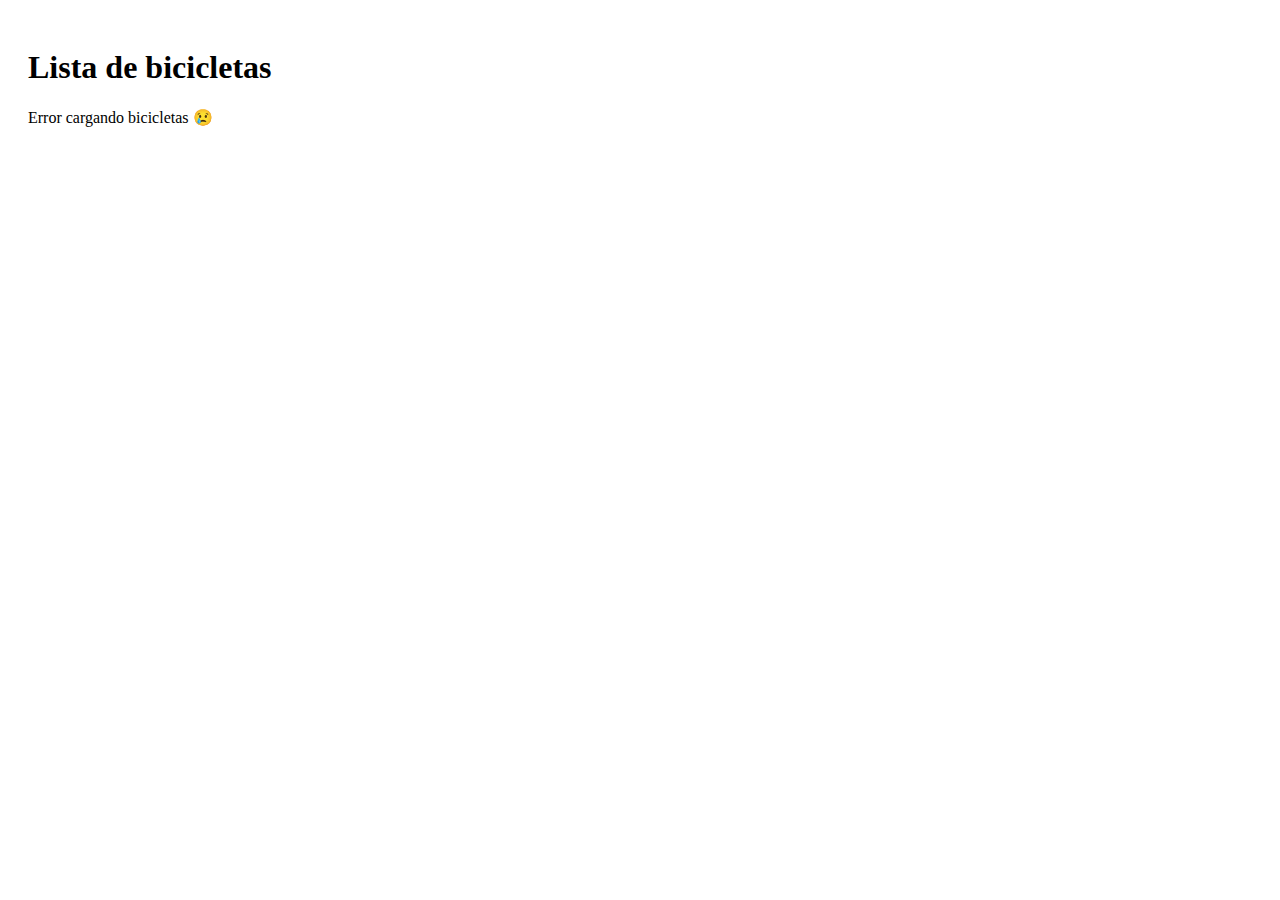
<file: bicicletas sena/cargar.html>
<!DOCTYPE html>
<html lang="es">
<head>
  <meta charset="UTF-8">
  <meta name="viewport" content="width=device-width, initial-scale=1.0">
  <title>Bicicletas</title>
  <style>
    /* Pantalla de carga */
    #loading-screen {
      position: fixed;
      top: 0;
      left: 0;
      width: 100%;
      height: 100%;
      background: rgba(0, 0, 0, 0.85);
      display: flex;
      justify-content: center;
      align-items: center;
      z-index: 9999;
    }

    /* Spinner */
    .spinner {
      width: 60px;
      height: 60px;
      border: 6px solid #ccc;
      border-top: 6px solid red;
      border-radius: 50%;
      animation: spin 1s linear infinite;
    }

    @keyframes spin {
      0% { transform: rotate(0deg); }
      100% { transform: rotate(360deg); }
    }

    /* Contenedor de las bicicletas */
    #contenido {
      display: none;
      padding: 20px;
    }

    .bicicleta {
      background: #f1f1f1;
      margin: 10px;
      padding: 10px;
      border-radius: 10px;
      box-shadow: 0px 0px 10px rgba(0,0,0,0.1);
    }
  </style>
</head>
<body>

  <!-- Pantalla de carga -->
  <div id="loading-screen">
    <div class="spinner"></div>
  </div>

  <!-- Contenido principal -->
  <div id="contenido">
    <h1>Lista de bicicletas</h1>
    <div id="lista-bicicletas"></div>
  </div>

  <script>
    async function cargarBicicletas() {
      const loader = document.getElementById("loading-screen");
      const contenido = document.getElementById("contenido");
      const lista = document.getElementById("lista-bicicletas");

      try {
        // Mostrar pantalla de carga
        loader.style.display = "flex";

        // Llamar a la API de Flask
        const res = await fetch("http://127.0.0.1:5000/bicicleta");
        const data = await res.json();

        // Llenar el contenido
        lista.innerHTML = "";
        data.forEach(bici => {
          const div = document.createElement("div");
          div.classList.add("bicicleta");
          div.innerHTML = `<strong>${bici.marca}</strong> - ${bici.color} - $${bici.precio_alquiler}`;
          lista.appendChild(div);
        });

      } catch (error) {
        lista.innerHTML = "<p>Error cargando bicicletas 😢</p>";
        console.error(error);
      } finally {
        // Ocultar loading y mostrar contenido real
        loader.style.display = "none";
        contenido.style.display = "block";
      }
    }

    // Cargar bicicletas al entrar en la página
    window.onload = cargarBicicletas;
  </script>

</body>
</html>
</file>
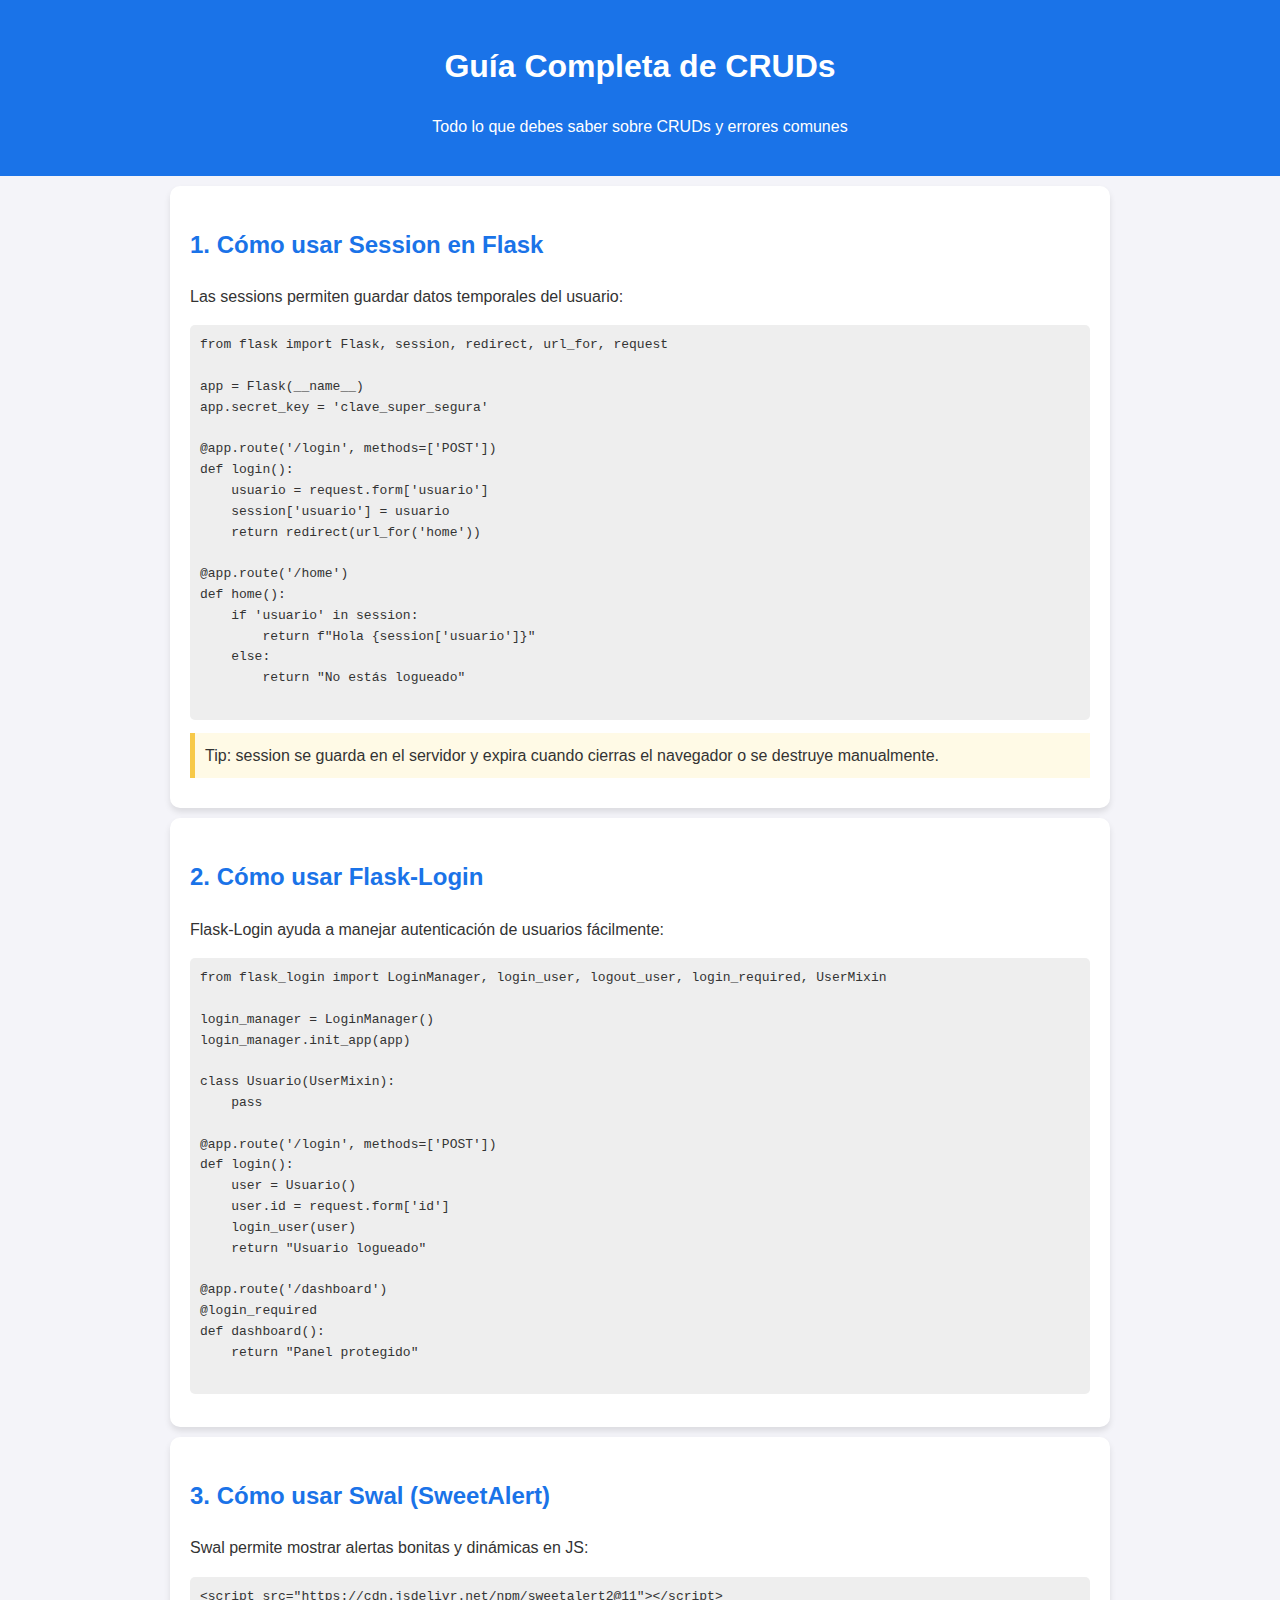
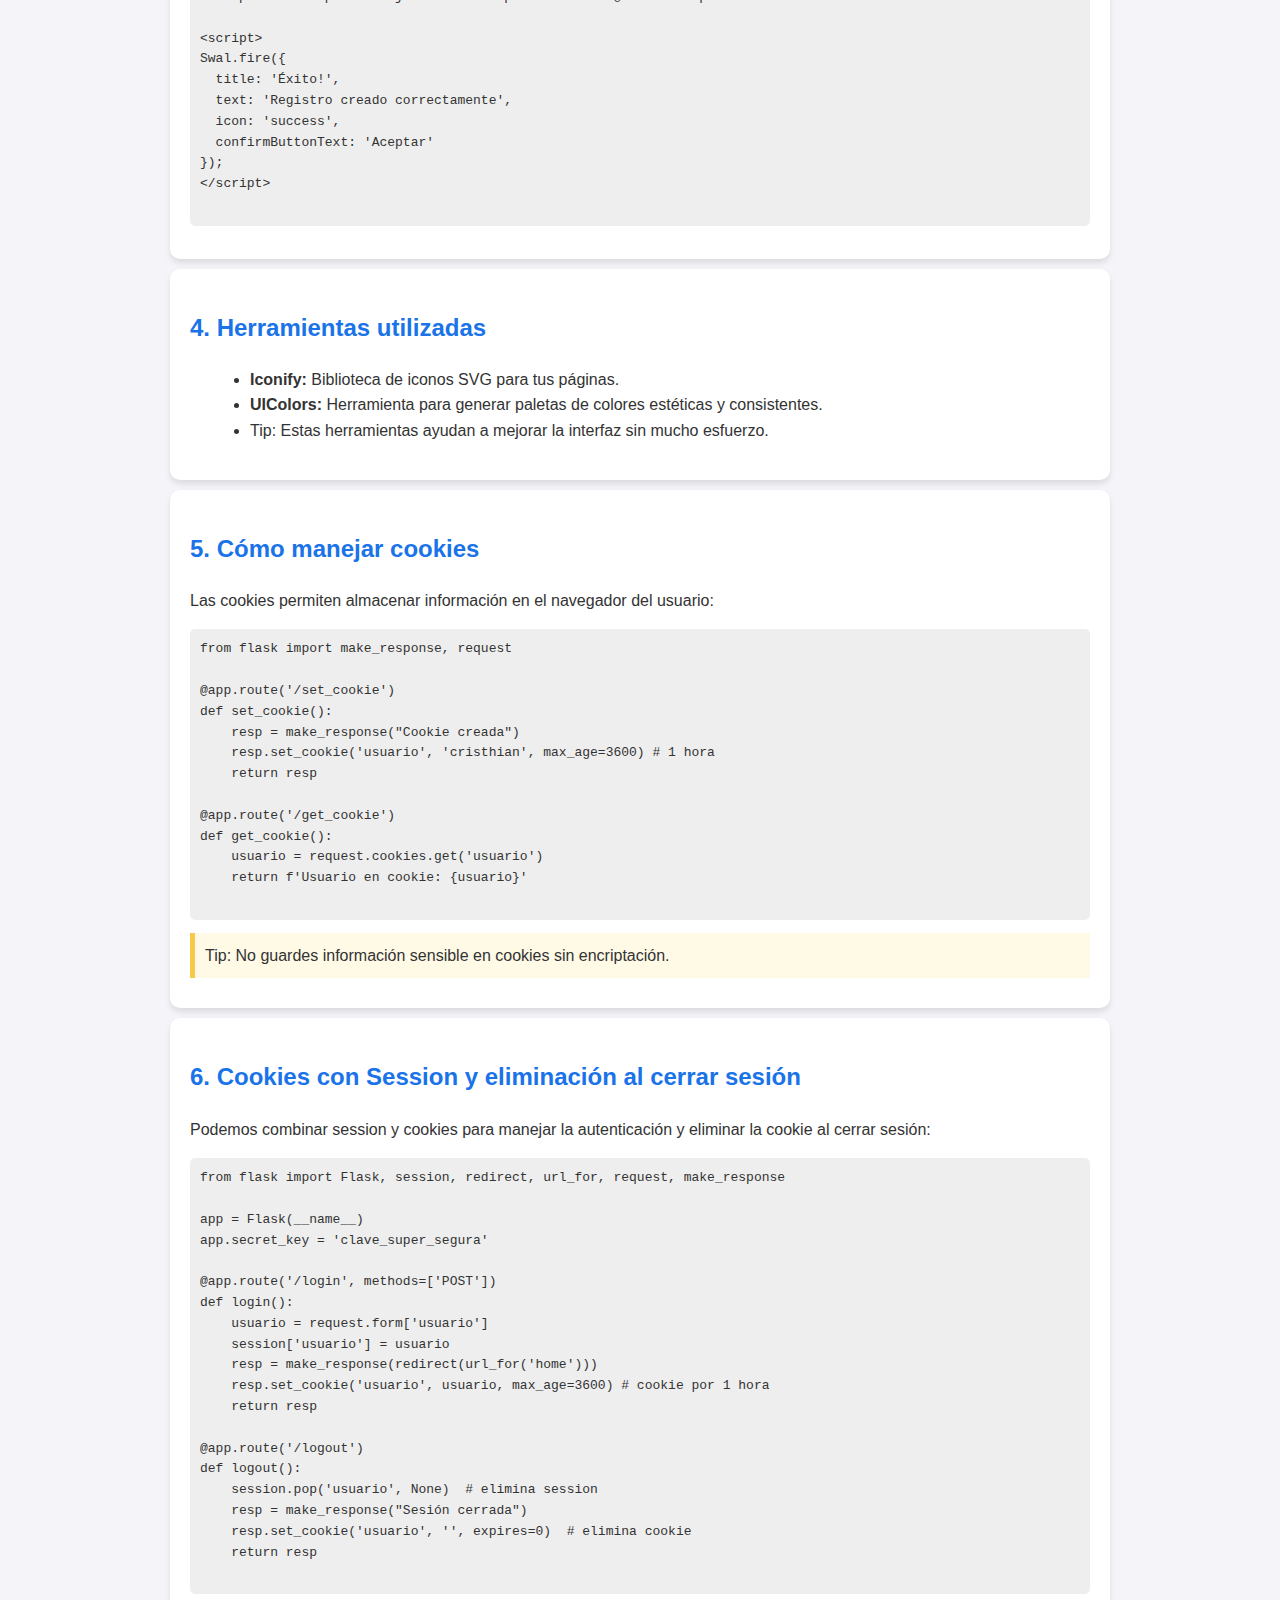
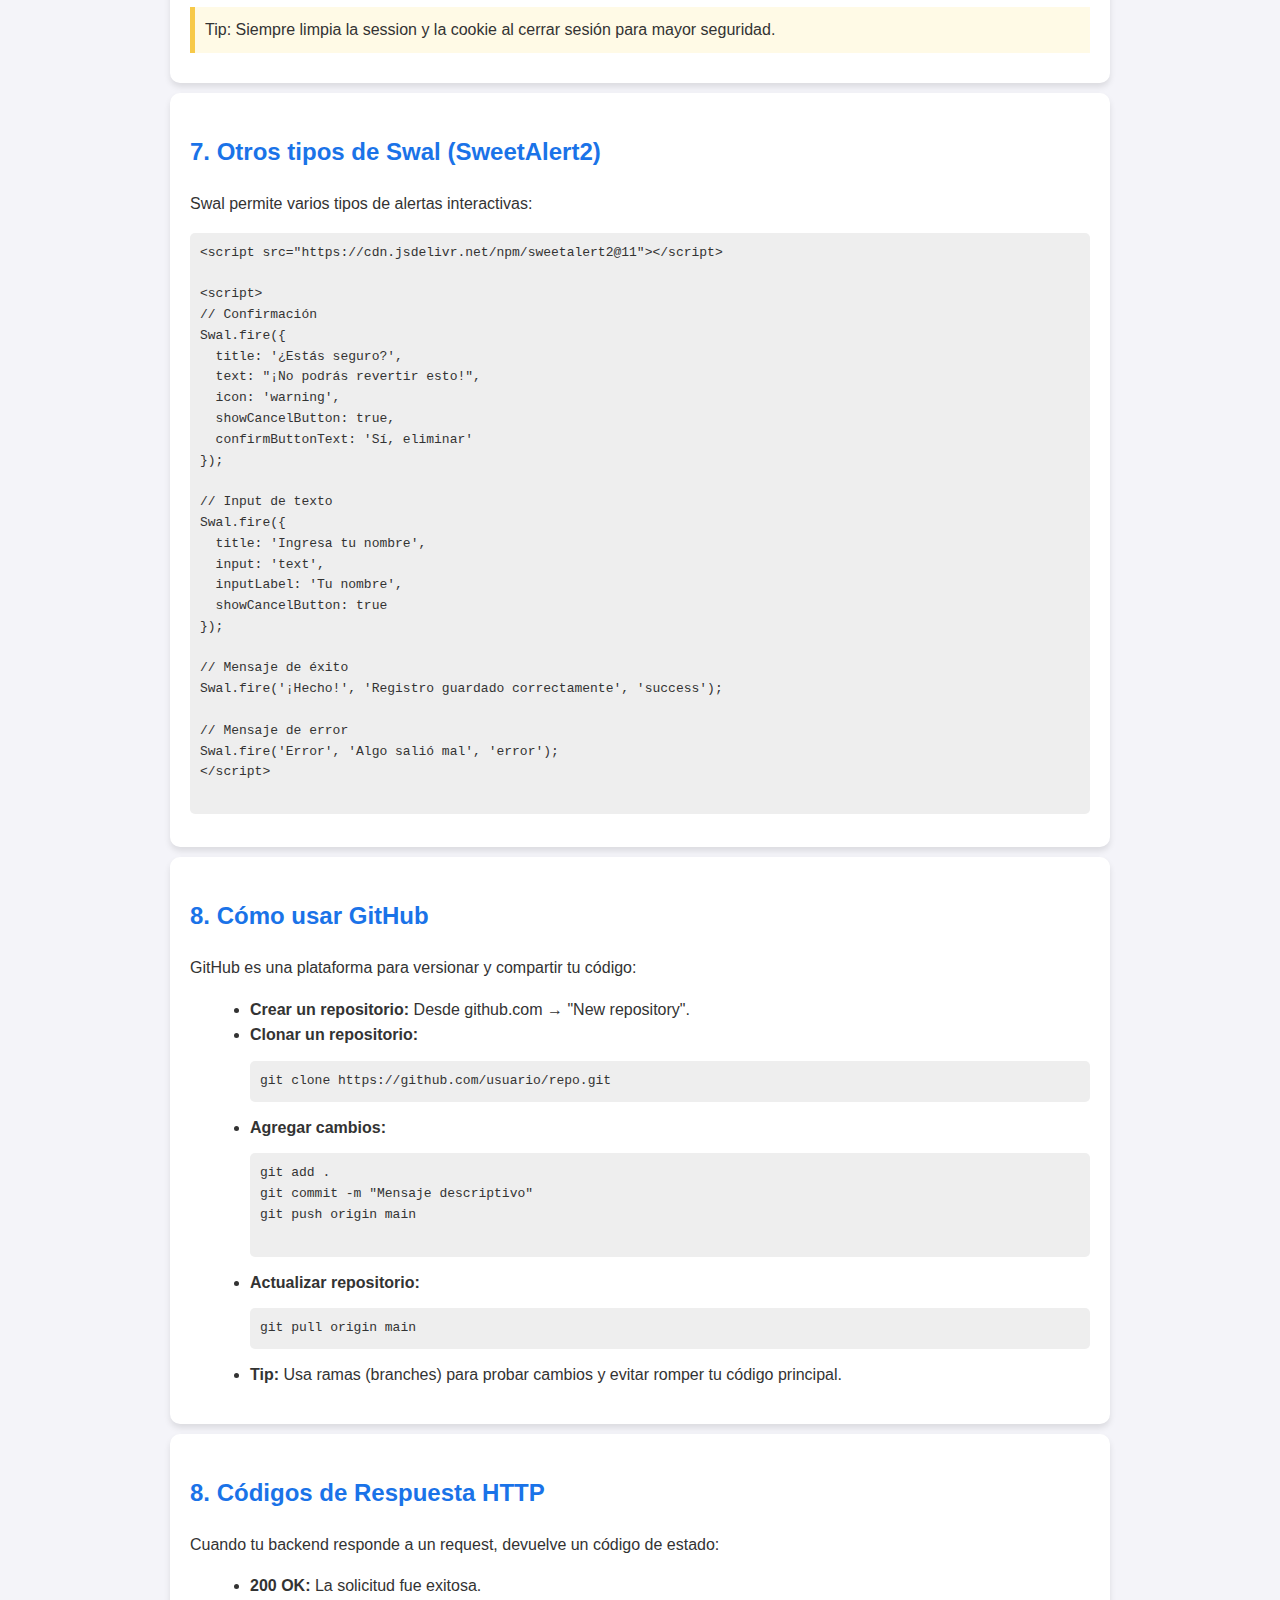
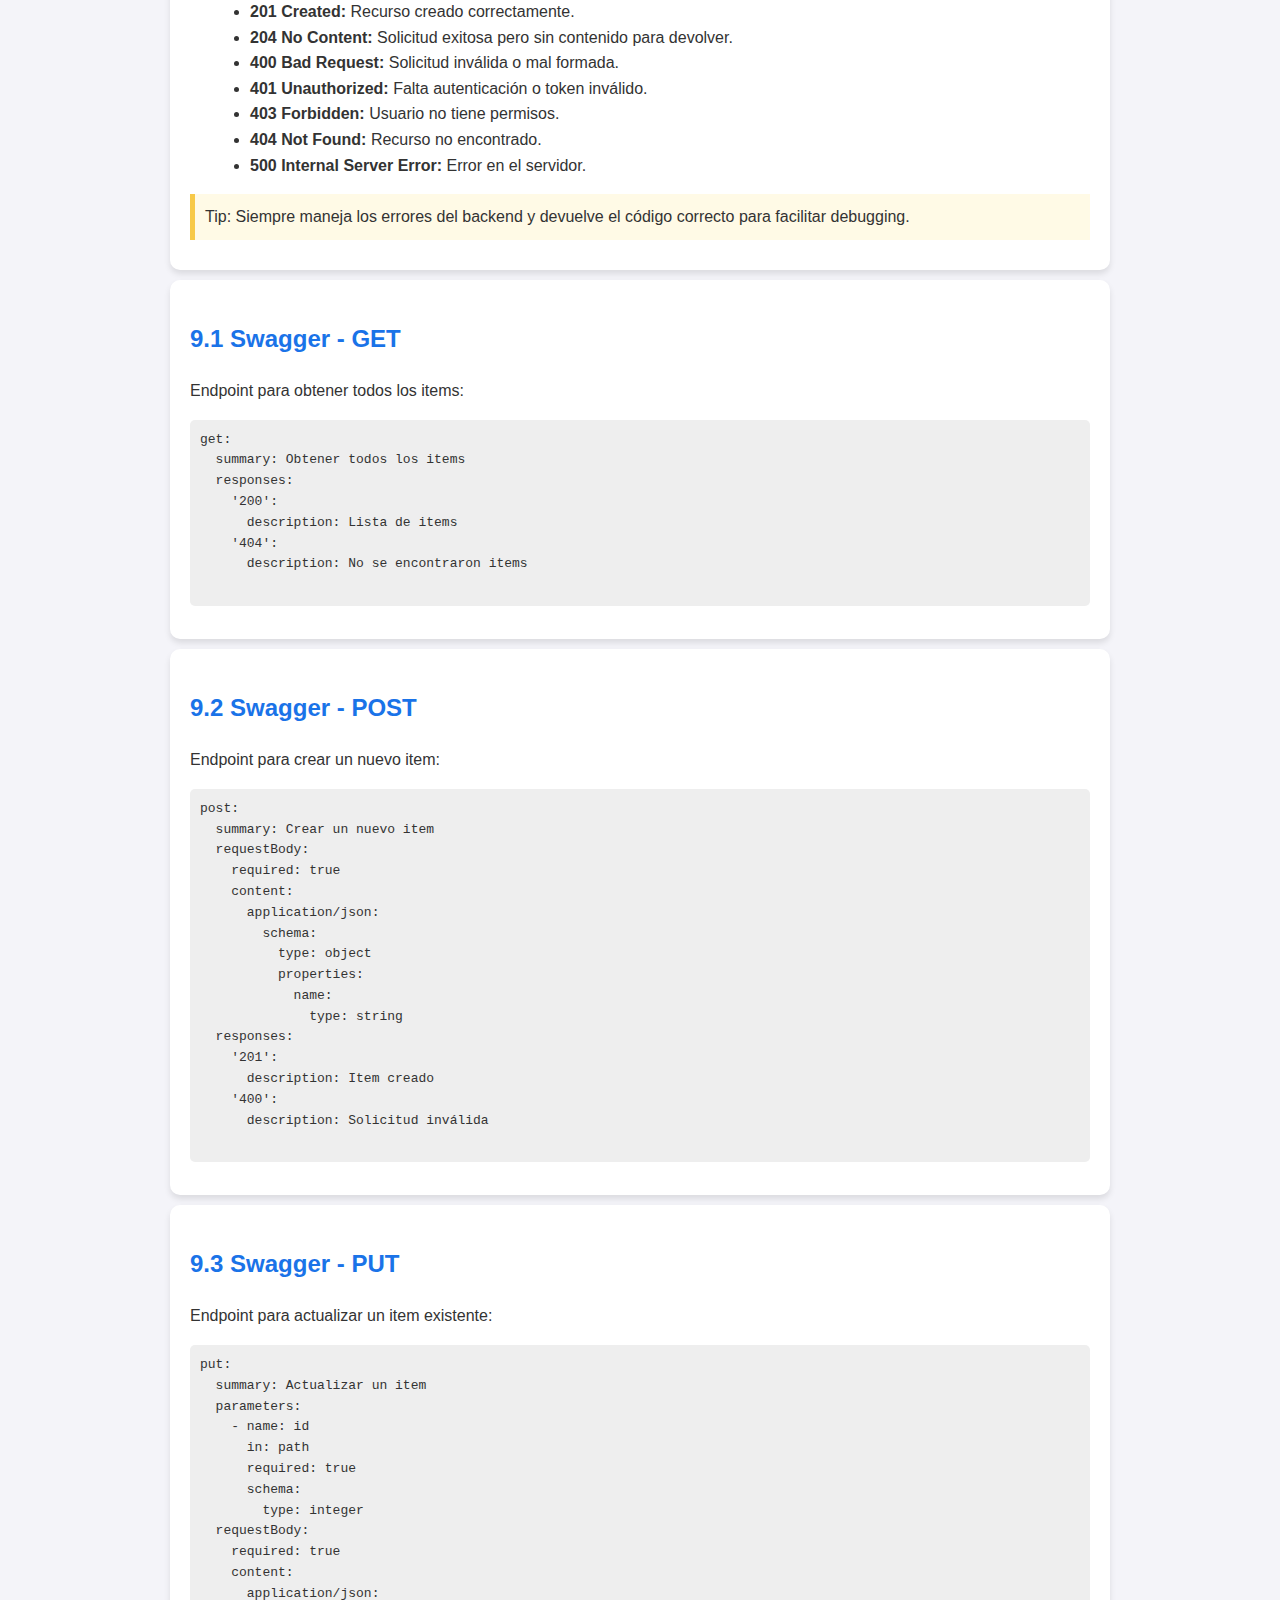
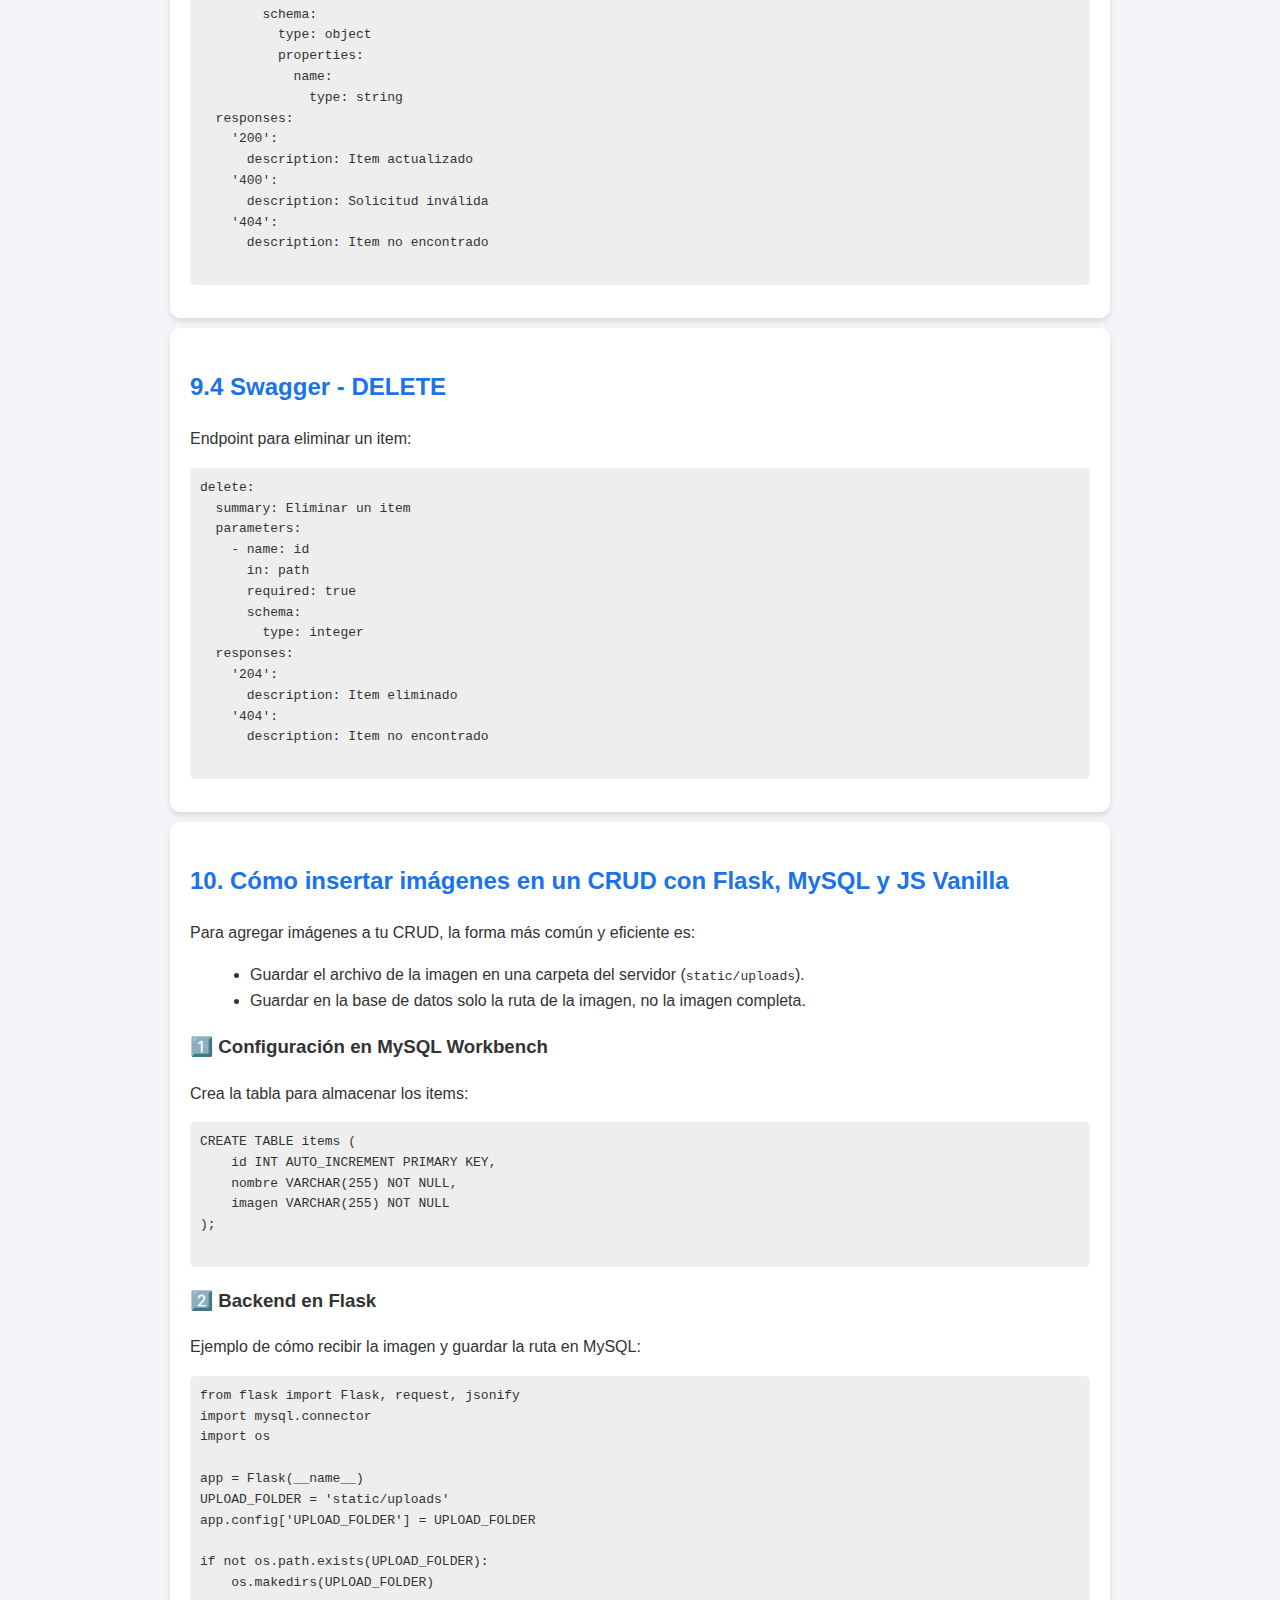
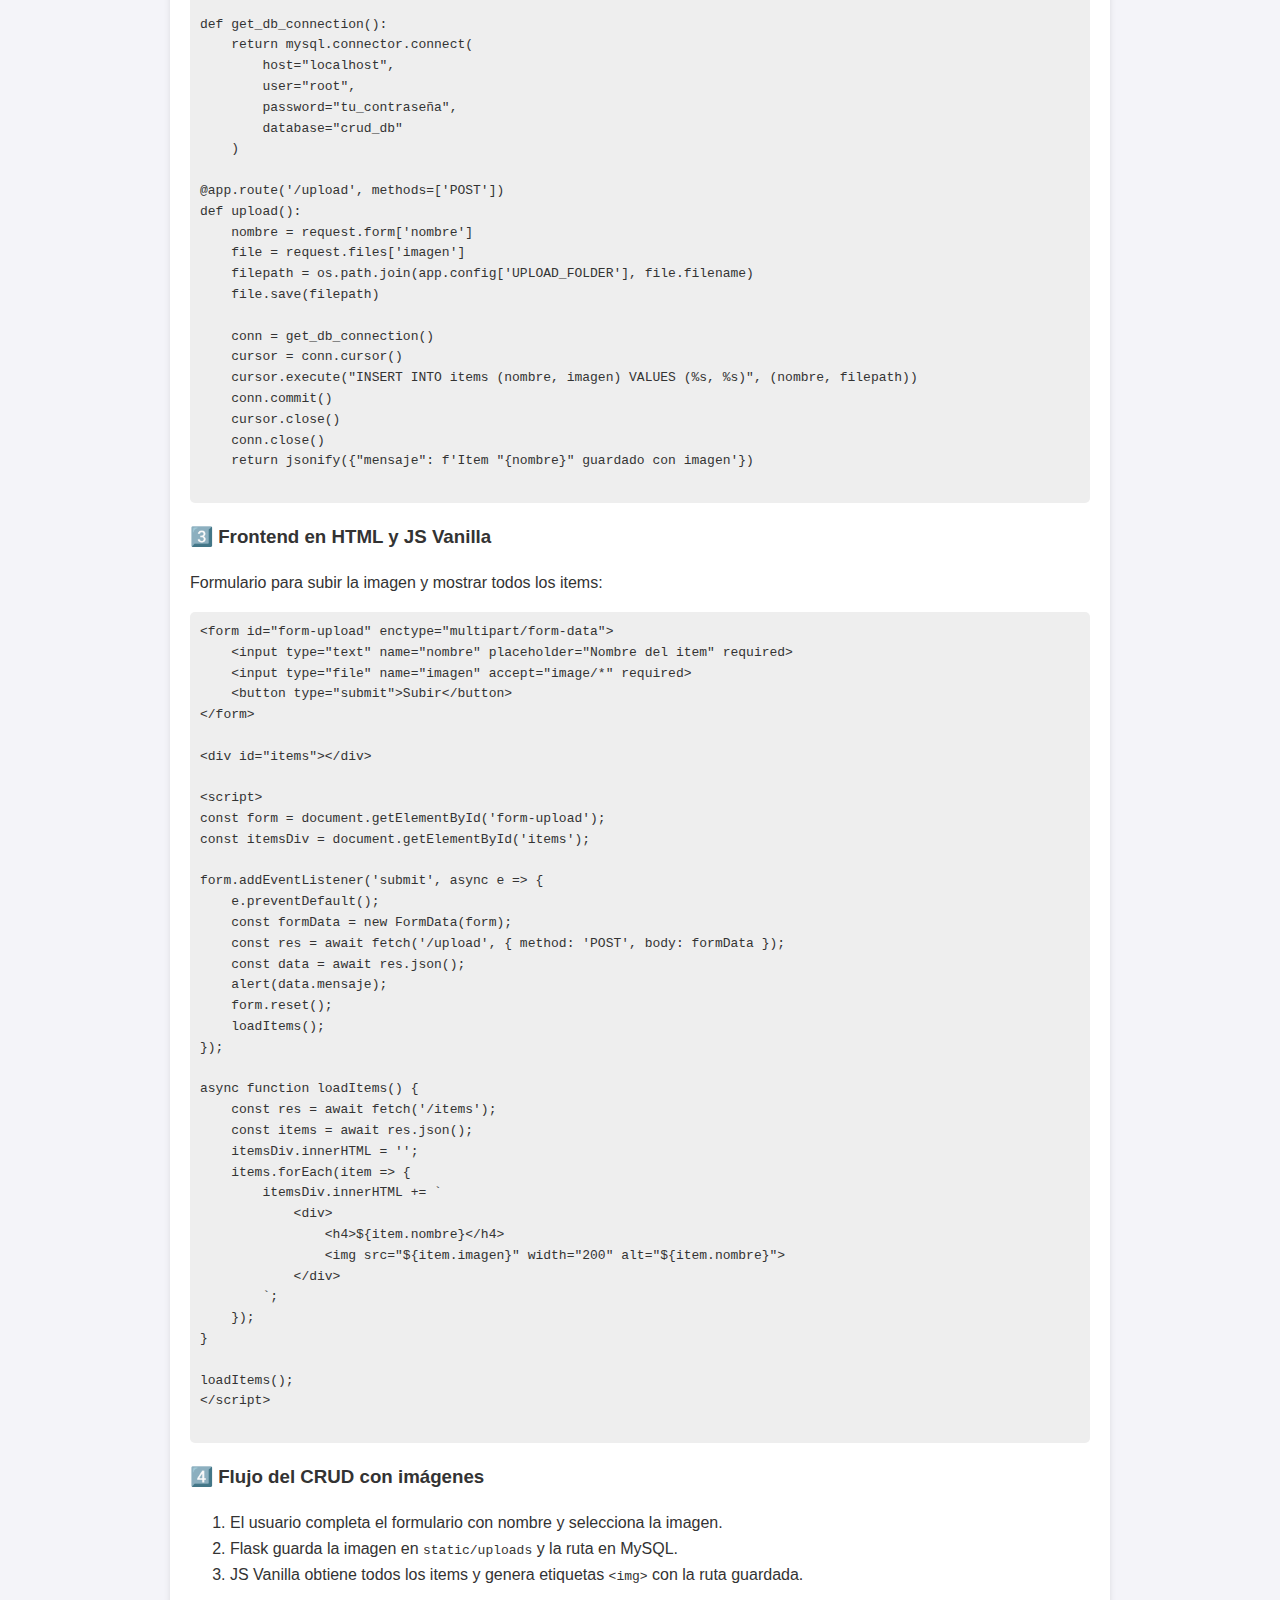
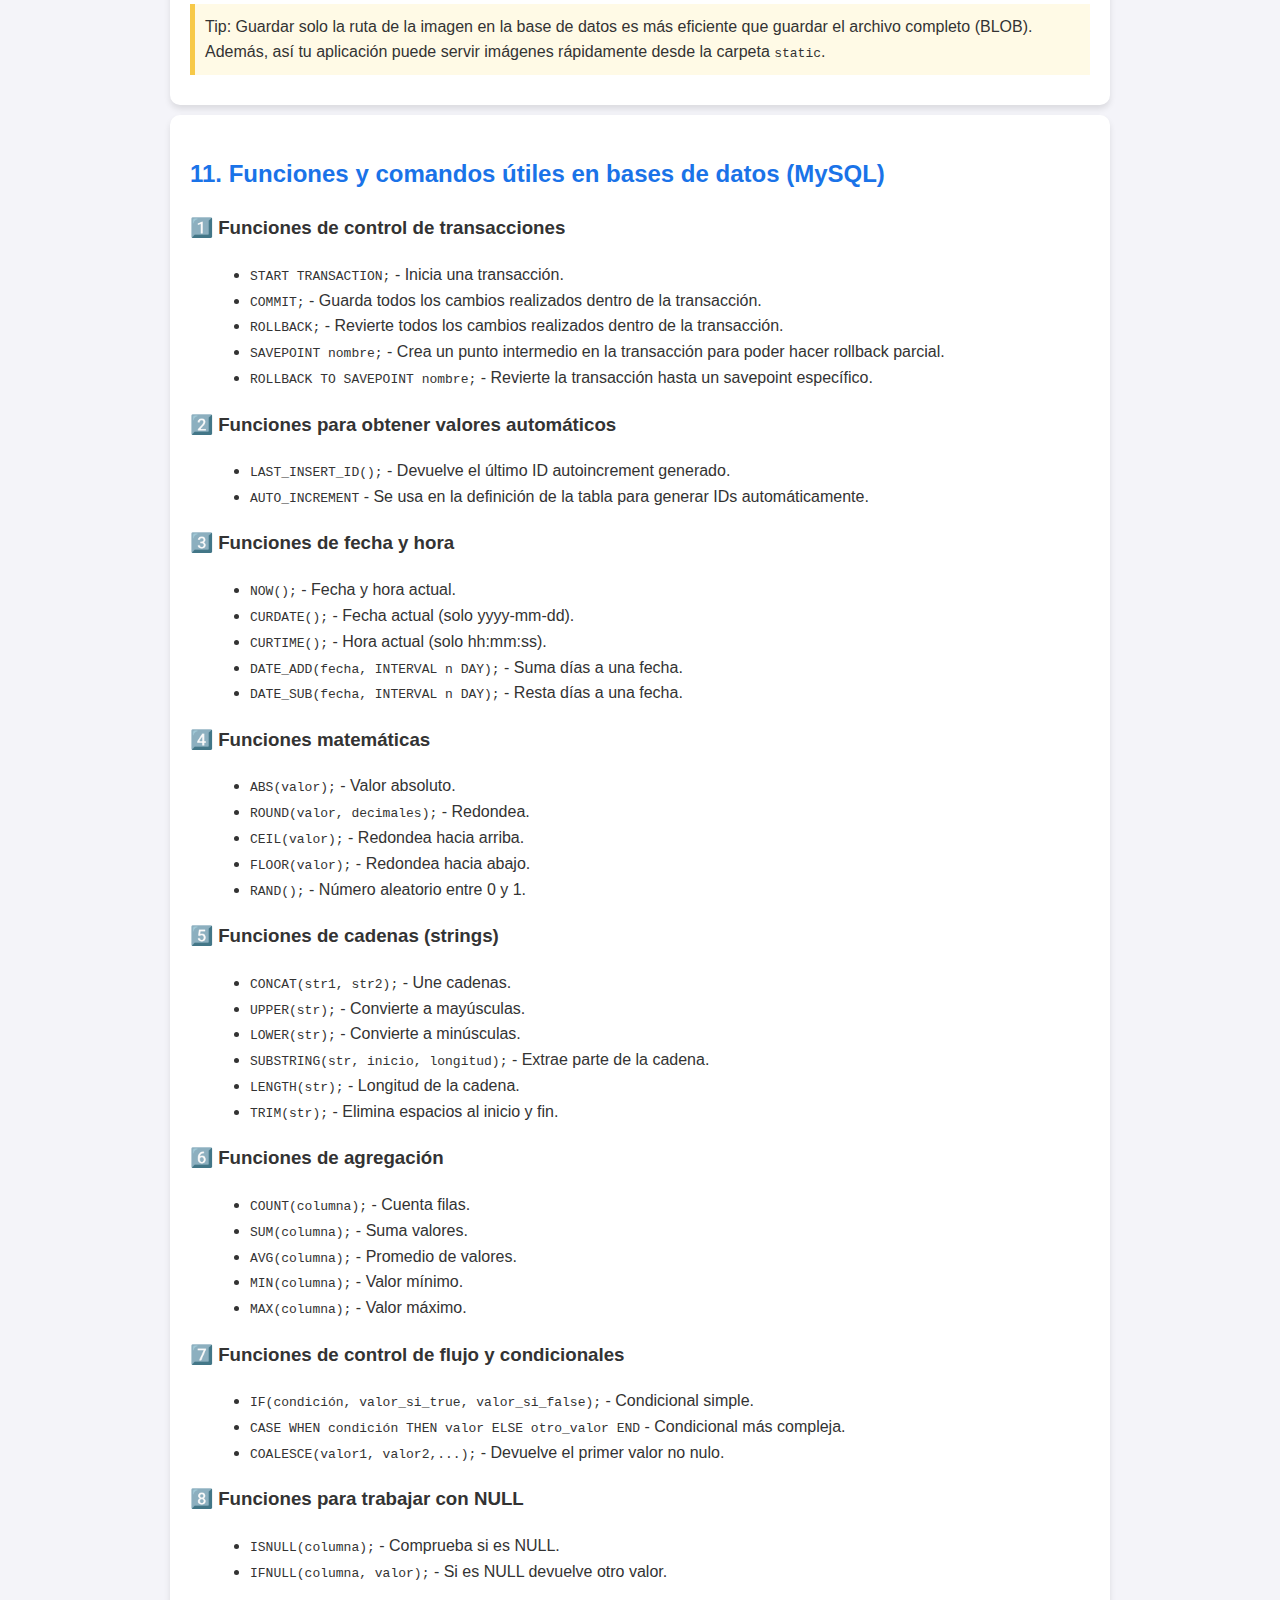
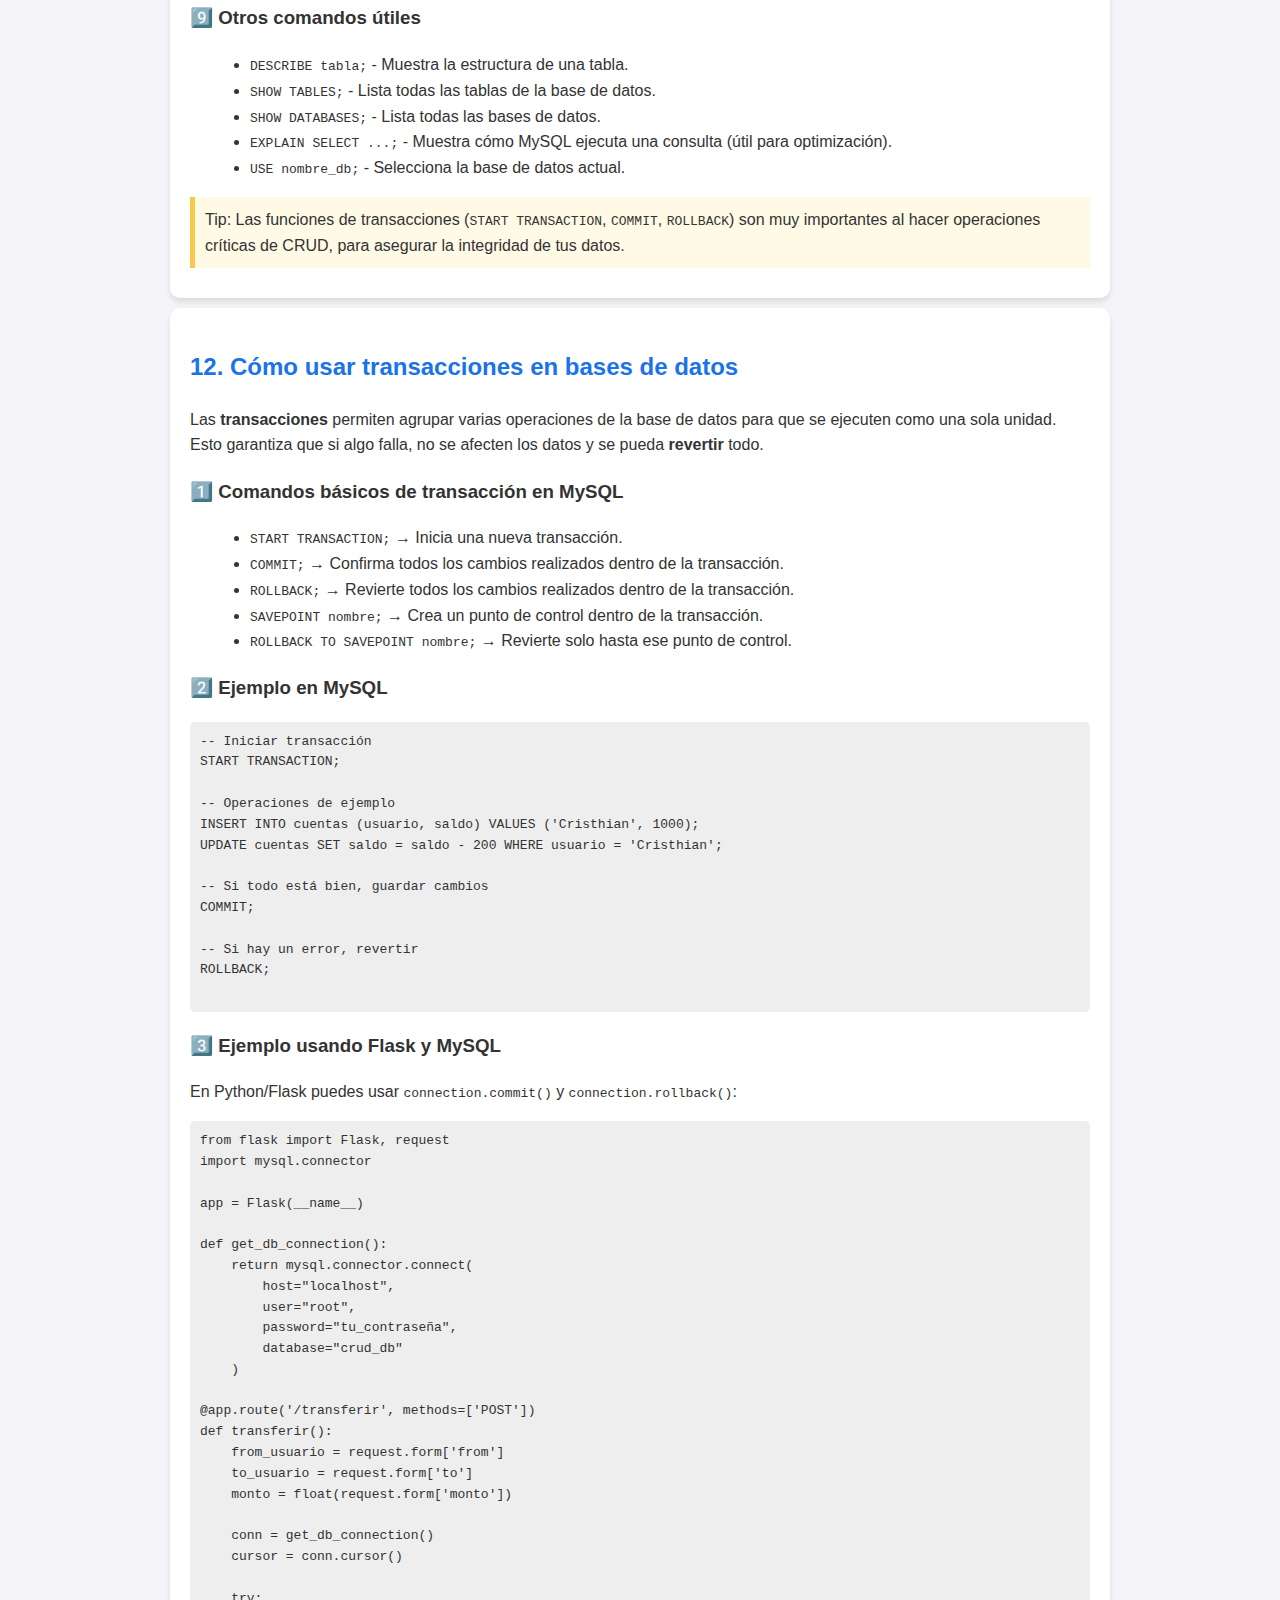
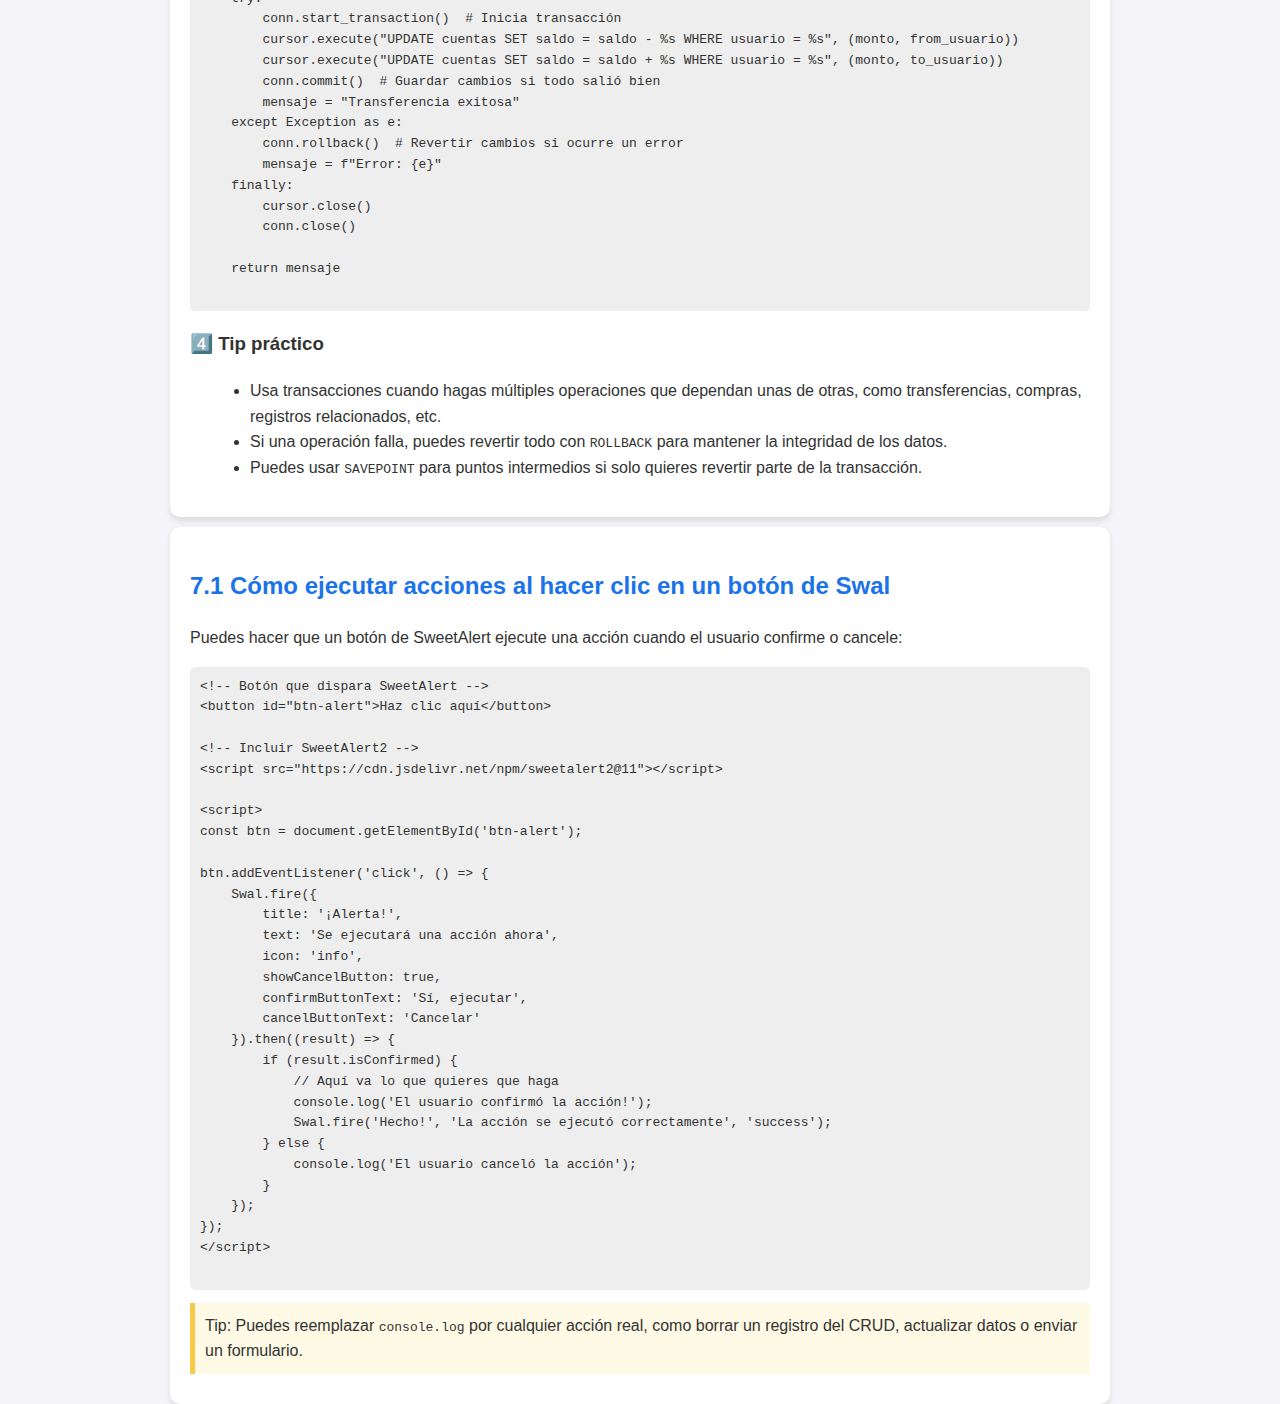
<file: bicicletas sena/html.html>
<!DOCTYPE html>
<html lang="es">
<head>
    <meta charset="UTF-8">
    <meta name="viewport" content="width=device-width, initial-scale=1.0">
    <title>Guía Completa de CRUDs</title>
    <style>
        /*hay que cambiar esto  */
        body {
            font-family: Arial, sans-serif;
            line-height: 1.6;
            background-color: #f4f4f9;
            color: #333;
            margin: 0;
            padding: 0;
        }
        header {
            background-color: #1a73e8;
            color: #fff;
            padding: 20px 0;
            text-align: center;
        }
        section {
            padding: 20px;
            margin: 10px auto;
            max-width: 900px;
            background-color: #fff;
            border-radius: 10px;
            box-shadow: 0 4px 6px rgba(0,0,0,0.1);
        }
        h2 {
            color: #1a73e8;
        }
        pre {
            background-color: #eee;
            padding: 10px;
            border-radius: 5px;
            overflow-x: auto;
        }
        ul {
            margin-left: 20px;
        }
        .tip {
            background-color: #fffae6;
            border-left: 5px solid #f7c948;
            padding: 10px;
            margin: 10px 0;
        }
        .error {
            background-color: #ffe6e6;
            border-left: 5px solid #f44336;
            padding: 10px;
            margin: 10px 0;
        }
    </style>
</head>
<body>
    <header>
        <h1>Guía Completa de CRUDs</h1>
        <p>Todo lo que debes saber sobre CRUDs y errores comunes</p>
    </header>

<section>
    <h2>1. Cómo usar Session en Flask</h2>
    <p>Las sessions permiten guardar datos temporales del usuario:</p>
    <pre>
from flask import Flask, session, redirect, url_for, request

app = Flask(__name__)
app.secret_key = 'clave_super_segura'

@app.route('/login', methods=['POST'])
def login():
    usuario = request.form['usuario']
    session['usuario'] = usuario
    return redirect(url_for('home'))

@app.route('/home')
def home():
    if 'usuario' in session:
        return f"Hola {session['usuario']}"
    else:
        return "No estás logueado"
    </pre>
    <div class="tip">Tip: session se guarda en el servidor y expira cuando cierras el navegador o se destruye manualmente.</div>
</section>

<section>
    <h2>2. Cómo usar Flask-Login</h2>
    <p>Flask-Login ayuda a manejar autenticación de usuarios fácilmente:</p>
    <pre>
from flask_login import LoginManager, login_user, logout_user, login_required, UserMixin

login_manager = LoginManager()
login_manager.init_app(app)

class Usuario(UserMixin):
    pass

@app.route('/login', methods=['POST'])
def login():
    user = Usuario()
    user.id = request.form['id']
    login_user(user)
    return "Usuario logueado"

@app.route('/dashboard')
@login_required
def dashboard():
    return "Panel protegido"
    </pre>
</section>

<section>
    <h2>3. Cómo usar Swal (SweetAlert)</h2>
    <p>Swal permite mostrar alertas bonitas y dinámicas en JS:</p>
    <pre>
&lt;script src="https://cdn.jsdelivr.net/npm/sweetalert2@11"&gt;&lt;/script&gt;

&lt;script&gt;
Swal.fire({
  title: 'Éxito!',
  text: 'Registro creado correctamente',
  icon: 'success',
  confirmButtonText: 'Aceptar'
});
&lt;/script&gt;
    </pre>
</section>

<section>
    <h2>4. Herramientas utilizadas</h2>
    <ul>
        <li><strong>Iconify:</strong> Biblioteca de iconos SVG para tus páginas.</li>
        <li><strong>UIColors:</strong> Herramienta para generar paletas de colores estéticas y consistentes.</li>
        <li>Tip: Estas herramientas ayudan a mejorar la interfaz sin mucho esfuerzo.</li>
    </ul>
</section>

<section>
    <h2>5. Cómo manejar cookies</h2>
    <p>Las cookies permiten almacenar información en el navegador del usuario:</p>
    <pre>
from flask import make_response, request

@app.route('/set_cookie')
def set_cookie():
    resp = make_response("Cookie creada")
    resp.set_cookie('usuario', 'cristhian', max_age=3600) # 1 hora
    return resp

@app.route('/get_cookie')
def get_cookie():
    usuario = request.cookies.get('usuario')
    return f'Usuario en cookie: {usuario}'
    </pre>
    <div class="tip">Tip: No guardes información sensible en cookies sin encriptación.</div>
</section>
<section>
    <h2>6. Cookies con Session y eliminación al cerrar sesión</h2>
    <p>Podemos combinar session y cookies para manejar la autenticación y eliminar la cookie al cerrar sesión:</p>
    <pre>
from flask import Flask, session, redirect, url_for, request, make_response

app = Flask(__name__)
app.secret_key = 'clave_super_segura'

@app.route('/login', methods=['POST'])
def login():
    usuario = request.form['usuario']
    session['usuario'] = usuario
    resp = make_response(redirect(url_for('home')))
    resp.set_cookie('usuario', usuario, max_age=3600) # cookie por 1 hora
    return resp

@app.route('/logout')
def logout():
    session.pop('usuario', None)  # elimina session
    resp = make_response("Sesión cerrada")
    resp.set_cookie('usuario', '', expires=0)  # elimina cookie
    return resp
    </pre>
    <div class="tip">
        Tip: Siempre limpia la session y la cookie al cerrar sesión para mayor seguridad.
    </div>
</section>

<section>
    <h2>7. Otros tipos de Swal (SweetAlert2)</h2>
    <p>Swal permite varios tipos de alertas interactivas:</p>
    <pre>
&lt;script src="https://cdn.jsdelivr.net/npm/sweetalert2@11"&gt;&lt;/script&gt;

&lt;script&gt;
// Confirmación
Swal.fire({
  title: '¿Estás seguro?',
  text: "¡No podrás revertir esto!",
  icon: 'warning',
  showCancelButton: true,
  confirmButtonText: 'Sí, eliminar'
});

// Input de texto
Swal.fire({
  title: 'Ingresa tu nombre',
  input: 'text',
  inputLabel: 'Tu nombre',
  showCancelButton: true
});

// Mensaje de éxito
Swal.fire('¡Hecho!', 'Registro guardado correctamente', 'success');

// Mensaje de error
Swal.fire('Error', 'Algo salió mal', 'error');
&lt;/script&gt;
    </pre>
</section>

<section>
    <h2>8. Cómo usar GitHub</h2>
    <p>GitHub es una plataforma para versionar y compartir tu código:</p>
    <ul>
        <li><strong>Crear un repositorio:</strong> Desde github.com → "New repository".</li>
        <li><strong>Clonar un repositorio:</strong>
            <pre>git clone https://github.com/usuario/repo.git</pre>
        </li>
        <li><strong>Agregar cambios:</strong>
            <pre>
git add .
git commit -m "Mensaje descriptivo"
git push origin main
            </pre>
        </li>
        <li><strong>Actualizar repositorio:</strong>
            <pre>git pull origin main</pre>
        </li>
        <li><strong>Tip:</strong> Usa ramas (branches) para probar cambios y evitar romper tu código principal.</li>
    </ul>
</section>

    <section>
    <h2>8. Códigos de Respuesta HTTP</h2>
    <p>Cuando tu backend responde a un request, devuelve un código de estado:</p>
    <ul>
        <li><strong>200 OK:</strong> La solicitud fue exitosa.</li>
        <li><strong>201 Created:</strong> Recurso creado correctamente.</li>
        <li><strong>204 No Content:</strong> Solicitud exitosa pero sin contenido para devolver.</li>
        <li><strong>400 Bad Request:</strong> Solicitud inválida o mal formada.</li>
        <li><strong>401 Unauthorized:</strong> Falta autenticación o token inválido.</li>
        <li><strong>403 Forbidden:</strong> Usuario no tiene permisos.</li>
        <li><strong>404 Not Found:</strong> Recurso no encontrado.</li>
        <li><strong>500 Internal Server Error:</strong> Error en el servidor.</li>
    </ul>
    <div class="tip">
        Tip: Siempre maneja los errores del backend y devuelve el código correcto para facilitar debugging.
    </div>
</section>
<section>
    <h2>9.1 Swagger - GET</h2>
    <p>Endpoint para obtener todos los items:</p>
    <pre>
get:
  summary: Obtener todos los items
  responses:
    '200':
      description: Lista de items
    '404':
      description: No se encontraron items
    </pre>
</section>

<section>
    <h2>9.2 Swagger - POST</h2>
    <p>Endpoint para crear un nuevo item:</p>
    <pre>
post:
  summary: Crear un nuevo item
  requestBody:
    required: true
    content:
      application/json:
        schema:
          type: object
          properties:
            name:
              type: string
  responses:
    '201':
      description: Item creado
    '400':
      description: Solicitud inválida
    </pre>
</section>

<section>
    <h2>9.3 Swagger - PUT</h2>
    <p>Endpoint para actualizar un item existente:</p>
    <pre>
put:
  summary: Actualizar un item
  parameters:
    - name: id
      in: path
      required: true
      schema:
        type: integer
  requestBody:
    required: true
    content:
      application/json:
        schema:
          type: object
          properties:
            name:
              type: string
  responses:
    '200':
      description: Item actualizado
    '400':
      description: Solicitud inválida
    '404':
      description: Item no encontrado
    </pre>
</section>

<section>
    <h2>9.4 Swagger - DELETE</h2>
    <p>Endpoint para eliminar un item:</p>
    <pre>
delete:
  summary: Eliminar un item
  parameters:
    - name: id
      in: path
      required: true
      schema:
        type: integer
  responses:
    '204':
      description: Item eliminado
    '404':
      description: Item no encontrado
    </pre>
</section>

<section>
    <h2>10. Cómo insertar imágenes en un CRUD con Flask, MySQL y JS Vanilla</h2>
    <p>Para agregar imágenes a tu CRUD, la forma más común y eficiente es:</p>
    <ul>
        <li>Guardar el archivo de la imagen en una carpeta del servidor (<code>static/uploads</code>).</li>
        <li>Guardar en la base de datos solo la ruta de la imagen, no la imagen completa.</li>
    </ul>

    <h3>1️⃣ Configuración en MySQL Workbench</h3>
    <p>Crea la tabla para almacenar los items:</p>
    <pre>
CREATE TABLE items (
    id INT AUTO_INCREMENT PRIMARY KEY,
    nombre VARCHAR(255) NOT NULL,
    imagen VARCHAR(255) NOT NULL
);
    </pre>

    <h3>2️⃣ Backend en Flask</h3>
    <p>Ejemplo de cómo recibir la imagen y guardar la ruta en MySQL:</p>
    <pre>
from flask import Flask, request, jsonify
import mysql.connector
import os

app = Flask(__name__)
UPLOAD_FOLDER = 'static/uploads'
app.config['UPLOAD_FOLDER'] = UPLOAD_FOLDER

if not os.path.exists(UPLOAD_FOLDER):
    os.makedirs(UPLOAD_FOLDER)

def get_db_connection():
    return mysql.connector.connect(
        host="localhost",
        user="root",
        password="tu_contraseña",
        database="crud_db"
    )

@app.route('/upload', methods=['POST'])
def upload():
    nombre = request.form['nombre']
    file = request.files['imagen']
    filepath = os.path.join(app.config['UPLOAD_FOLDER'], file.filename)
    file.save(filepath)

    conn = get_db_connection()
    cursor = conn.cursor()
    cursor.execute("INSERT INTO items (nombre, imagen) VALUES (%s, %s)", (nombre, filepath))
    conn.commit()
    cursor.close()
    conn.close()
    return jsonify({"mensaje": f'Item "{nombre}" guardado con imagen'})
    </pre>

    <h3>3️⃣ Frontend en HTML y JS Vanilla</h3>
    <p>Formulario para subir la imagen y mostrar todos los items:</p>
    <pre>
&lt;form id="form-upload" enctype="multipart/form-data"&gt;
    &lt;input type="text" name="nombre" placeholder="Nombre del item" required&gt;
    &lt;input type="file" name="imagen" accept="image/*" required&gt;
    &lt;button type="submit"&gt;Subir&lt;/button&gt;
&lt;/form&gt;

&lt;div id="items"&gt;&lt;/div&gt;

&lt;script&gt;
const form = document.getElementById('form-upload');
const itemsDiv = document.getElementById('items');

form.addEventListener('submit', async e =&gt; {
    e.preventDefault();
    const formData = new FormData(form);
    const res = await fetch('/upload', { method: 'POST', body: formData });
    const data = await res.json();
    alert(data.mensaje);
    form.reset();
    loadItems();
});

async function loadItems() {
    const res = await fetch('/items');
    const items = await res.json();
    itemsDiv.innerHTML = '';
    items.forEach(item =&gt; {
        itemsDiv.innerHTML += `
            &lt;div&gt;
                &lt;h4&gt;${item.nombre}&lt;/h4&gt;
                &lt;img src="${item.imagen}" width="200" alt="${item.nombre}"&gt;
            &lt;/div&gt;
        `;
    });
}

loadItems();
&lt;/script&gt;
    </pre>

    <h3>4️⃣ Flujo del CRUD con imágenes</h3>
    <ol>
        <li>El usuario completa el formulario con nombre y selecciona la imagen.</li>
        <li>Flask guarda la imagen en <code>static/uploads</code> y la ruta en MySQL.</li>
        <li>JS Vanilla obtiene todos los items y genera etiquetas <code>&lt;img&gt;</code> con la ruta guardada.</li>
    </ol>

    <div class="tip">
        Tip: Guardar solo la ruta de la imagen en la base de datos es más eficiente que guardar el archivo completo (BLOB). 
        Además, así tu aplicación puede servir imágenes rápidamente desde la carpeta <code>static</code>.
    </div>
</section>
<section>
    <h2>11. Funciones y comandos útiles en bases de datos (MySQL)</h2>
    
    <h3>1️⃣ Funciones de control de transacciones</h3>
    <ul>
        <li><code>START TRANSACTION;</code> - Inicia una transacción.</li>
        <li><code>COMMIT;</code> - Guarda todos los cambios realizados dentro de la transacción.</li>
        <li><code>ROLLBACK;</code> - Revierte todos los cambios realizados dentro de la transacción.</li>
        <li><code>SAVEPOINT nombre;</code> - Crea un punto intermedio en la transacción para poder hacer rollback parcial.</li>
        <li><code>ROLLBACK TO SAVEPOINT nombre;</code> - Revierte la transacción hasta un savepoint específico.</li>
    </ul>

    <h3>2️⃣ Funciones para obtener valores automáticos</h3>
    <ul>
        <li><code>LAST_INSERT_ID();</code> - Devuelve el último ID autoincrement generado.</li>
        <li><code>AUTO_INCREMENT</code> - Se usa en la definición de la tabla para generar IDs automáticamente.</li>
    </ul>

    <h3>3️⃣ Funciones de fecha y hora</h3>
    <ul>
        <li><code>NOW();</code> - Fecha y hora actual.</li>
        <li><code>CURDATE();</code> - Fecha actual (solo yyyy-mm-dd).</li>
        <li><code>CURTIME();</code> - Hora actual (solo hh:mm:ss).</li>
        <li><code>DATE_ADD(fecha, INTERVAL n DAY);</code> - Suma días a una fecha.</li>
        <li><code>DATE_SUB(fecha, INTERVAL n DAY);</code> - Resta días a una fecha.</li>
    </ul>

    <h3>4️⃣ Funciones matemáticas</h3>
    <ul>
        <li><code>ABS(valor);</code> - Valor absoluto.</li>
        <li><code>ROUND(valor, decimales);</code> - Redondea.</li>
        <li><code>CEIL(valor);</code> - Redondea hacia arriba.</li>
        <li><code>FLOOR(valor);</code> - Redondea hacia abajo.</li>
        <li><code>RAND();</code> - Número aleatorio entre 0 y 1.</li>
    </ul>

    <h3>5️⃣ Funciones de cadenas (strings)</h3>
    <ul>
        <li><code>CONCAT(str1, str2);</code> - Une cadenas.</li>
        <li><code>UPPER(str);</code> - Convierte a mayúsculas.</li>
        <li><code>LOWER(str);</code> - Convierte a minúsculas.</li>
        <li><code>SUBSTRING(str, inicio, longitud);</code> - Extrae parte de la cadena.</li>
        <li><code>LENGTH(str);</code> - Longitud de la cadena.</li>
        <li><code>TRIM(str);</code> - Elimina espacios al inicio y fin.</li>
    </ul>

    <h3>6️⃣ Funciones de agregación</h3>
    <ul>
        <li><code>COUNT(columna);</code> - Cuenta filas.</li>
        <li><code>SUM(columna);</code> - Suma valores.</li>
        <li><code>AVG(columna);</code> - Promedio de valores.</li>
        <li><code>MIN(columna);</code> - Valor mínimo.</li>
        <li><code>MAX(columna);</code> - Valor máximo.</li>
    </ul>

    <h3>7️⃣ Funciones de control de flujo y condicionales</h3>
    <ul>
        <li><code>IF(condición, valor_si_true, valor_si_false);</code> - Condicional simple.</li>
        <li><code>CASE WHEN condición THEN valor ELSE otro_valor END</code> - Condicional más compleja.</li>
        <li><code>COALESCE(valor1, valor2,...);</code> - Devuelve el primer valor no nulo.</li>
    </ul>

    <h3>8️⃣ Funciones para trabajar con NULL</h3>
    <ul>
        <li><code>ISNULL(columna);</code> - Comprueba si es NULL.</li>
        <li><code>IFNULL(columna, valor);</code> - Si es NULL devuelve otro valor.</li>
    </ul>

    <h3>9️⃣ Otros comandos útiles</h3>
    <ul>
        <li><code>DESCRIBE tabla;</code> - Muestra la estructura de una tabla.</li>
        <li><code>SHOW TABLES;</code> - Lista todas las tablas de la base de datos.</li>
        <li><code>SHOW DATABASES;</code> - Lista todas las bases de datos.</li>
        <li><code>EXPLAIN SELECT ...;</code> - Muestra cómo MySQL ejecuta una consulta (útil para optimización).</li>
        <li><code>USE nombre_db;</code> - Selecciona la base de datos actual.</li>
    </ul>

    <div class="tip">
        Tip: Las funciones de transacciones (<code>START TRANSACTION</code>, <code>COMMIT</code>, <code>ROLLBACK</code>) son muy importantes al hacer operaciones críticas de CRUD, para asegurar la integridad de tus datos.
    </div>
</section>
<section>
    <h2>12. Cómo usar transacciones en bases de datos</h2>
    <p>Las <strong>transacciones</strong> permiten agrupar varias operaciones de la base de datos para que se ejecuten como una sola unidad. Esto garantiza que si algo falla, no se afecten los datos y se pueda <strong>revertir</strong> todo.</p>

    <h3>1️⃣ Comandos básicos de transacción en MySQL</h3>
    <ul>
        <li><code>START TRANSACTION;</code> → Inicia una nueva transacción.</li>
        <li><code>COMMIT;</code> → Confirma todos los cambios realizados dentro de la transacción.</li>
        <li><code>ROLLBACK;</code> → Revierte todos los cambios realizados dentro de la transacción.</li>
        <li><code>SAVEPOINT nombre;</code> → Crea un punto de control dentro de la transacción.</li>
        <li><code>ROLLBACK TO SAVEPOINT nombre;</code> → Revierte solo hasta ese punto de control.</li>
    </ul>

    <h3>2️⃣ Ejemplo en MySQL</h3>
    <pre>
-- Iniciar transacción
START TRANSACTION;

-- Operaciones de ejemplo
INSERT INTO cuentas (usuario, saldo) VALUES ('Cristhian', 1000);
UPDATE cuentas SET saldo = saldo - 200 WHERE usuario = 'Cristhian';

-- Si todo está bien, guardar cambios
COMMIT;

-- Si hay un error, revertir
ROLLBACK;
    </pre>

    <h3>3️⃣ Ejemplo usando Flask y MySQL</h3>
    <p>En Python/Flask puedes usar <code>connection.commit()</code> y <code>connection.rollback()</code>:</p>
    <pre>
from flask import Flask, request
import mysql.connector

app = Flask(__name__)

def get_db_connection():
    return mysql.connector.connect(
        host="localhost",
        user="root",
        password="tu_contraseña",
        database="crud_db"
    )

@app.route('/transferir', methods=['POST'])
def transferir():
    from_usuario = request.form['from']
    to_usuario = request.form['to']
    monto = float(request.form['monto'])

    conn = get_db_connection()
    cursor = conn.cursor()
    
    try:
        conn.start_transaction()  # Inicia transacción
        cursor.execute("UPDATE cuentas SET saldo = saldo - %s WHERE usuario = %s", (monto, from_usuario))
        cursor.execute("UPDATE cuentas SET saldo = saldo + %s WHERE usuario = %s", (monto, to_usuario))
        conn.commit()  # Guardar cambios si todo salió bien
        mensaje = "Transferencia exitosa"
    except Exception as e:
        conn.rollback()  # Revertir cambios si ocurre un error
        mensaje = f"Error: {e}"
    finally:
        cursor.close()
        conn.close()
    
    return mensaje
    </pre>

    <h3>4️⃣ Tip práctico</h3>
    <ul>
        <li>Usa transacciones cuando hagas múltiples operaciones que dependan unas de otras, como transferencias, compras, registros relacionados, etc.</li>
        <li>Si una operación falla, puedes revertir todo con <code>ROLLBACK</code> para mantener la integridad de los datos.</li>
        <li>Puedes usar <code>SAVEPOINT</code> para puntos intermedios si solo quieres revertir parte de la transacción.</li>
    </ul>
</section>

<section>
    <h2>7.1 Cómo ejecutar acciones al hacer clic en un botón de Swal</h2>
    <p>Puedes hacer que un botón de SweetAlert ejecute una acción cuando el usuario confirme o cancele:</p>

    <pre>
&lt;!-- Botón que dispara SweetAlert --&gt;
&lt;button id="btn-alert"&gt;Haz clic aquí&lt;/button&gt;

&lt;!-- Incluir SweetAlert2 --&gt;
&lt;script src="https://cdn.jsdelivr.net/npm/sweetalert2@11"&gt;&lt;/script&gt;

&lt;script&gt;
const btn = document.getElementById('btn-alert');

btn.addEventListener('click', () =&gt; {
    Swal.fire({
        title: '¡Alerta!',
        text: 'Se ejecutará una acción ahora',
        icon: 'info',
        showCancelButton: true,
        confirmButtonText: 'Sí, ejecutar',
        cancelButtonText: 'Cancelar'
    }).then((result) =&gt; {
        if (result.isConfirmed) {
            // Aquí va lo que quieres que haga
            console.log('El usuario confirmó la acción!');
            Swal.fire('Hecho!', 'La acción se ejecutó correctamente', 'success');
        } else {
            console.log('El usuario canceló la acción');
        }
    });
});
&lt;/script&gt;
    </pre>

    <div class="tip">
        Tip: Puedes reemplazar <code>console.log</code> por cualquier acción real, como borrar un registro del CRUD, actualizar datos o enviar un formulario.
    </div>
</section>

</body>
</html>
</file>
